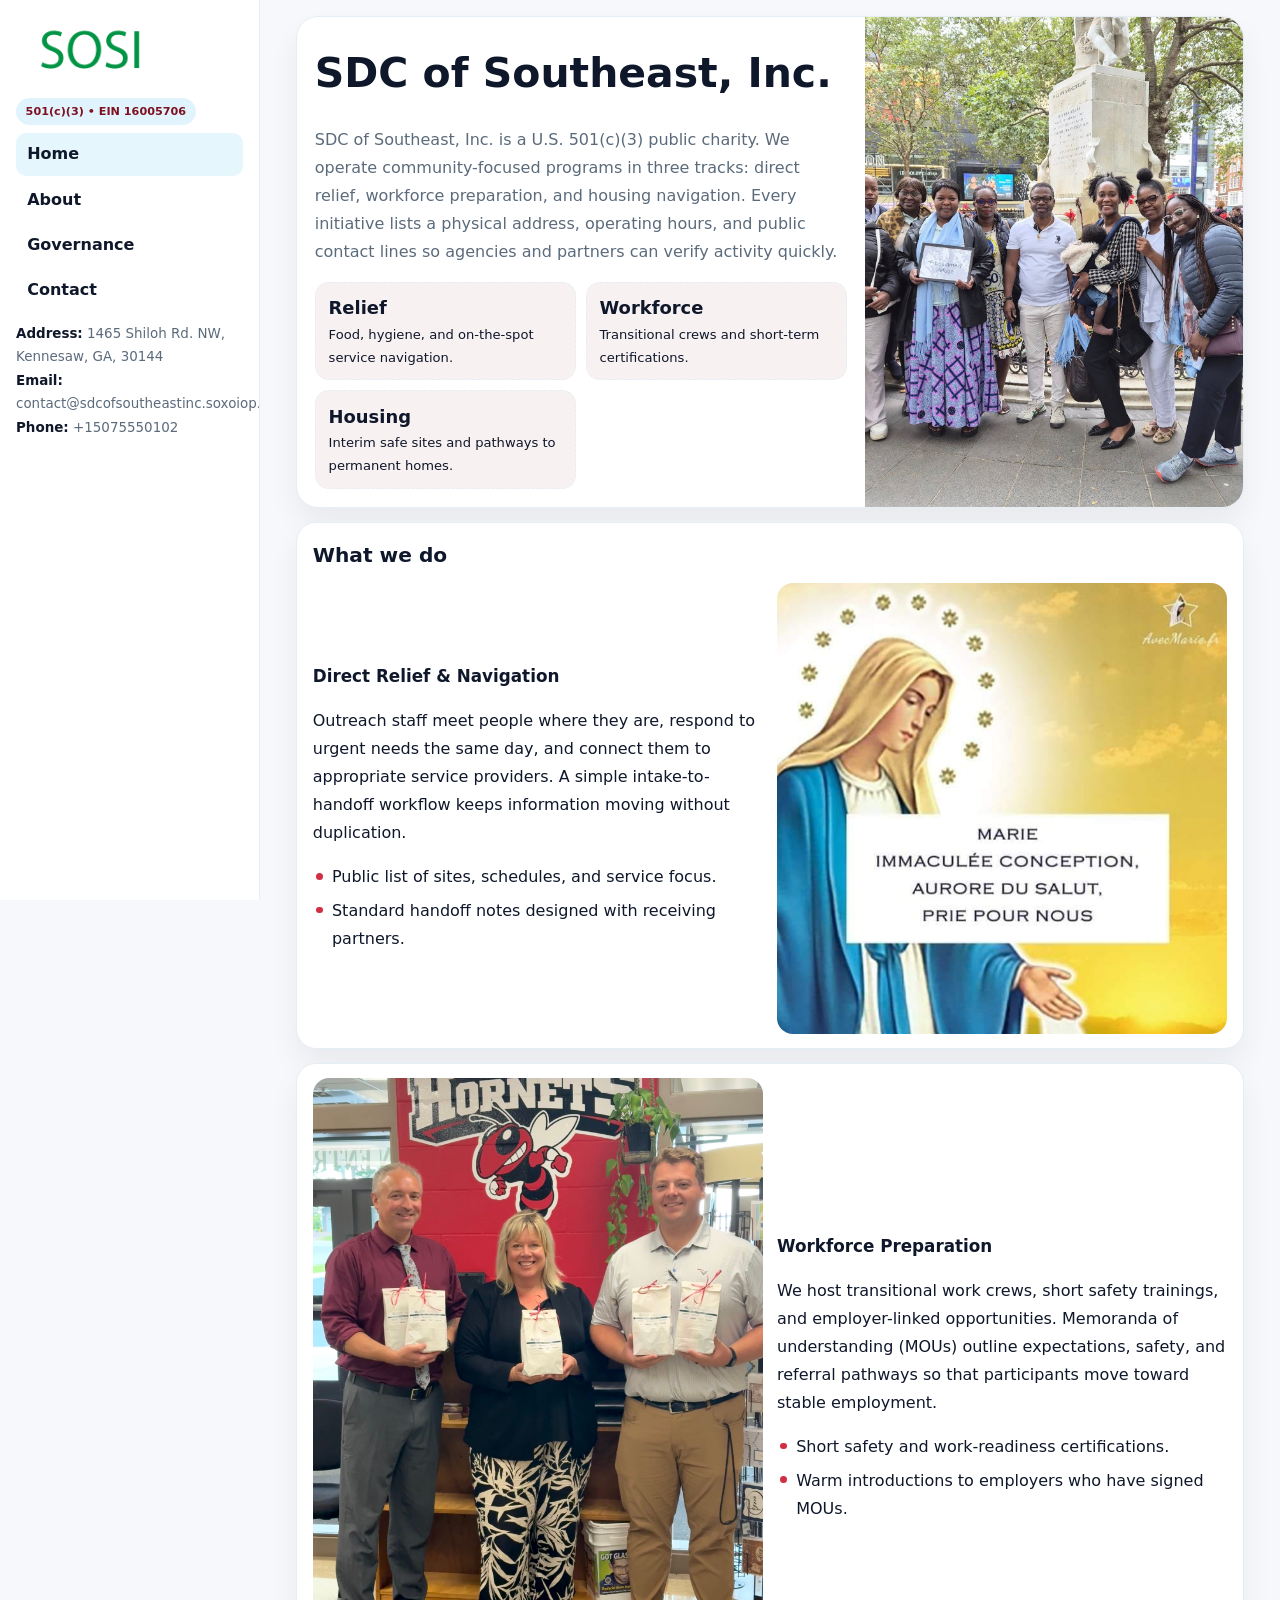
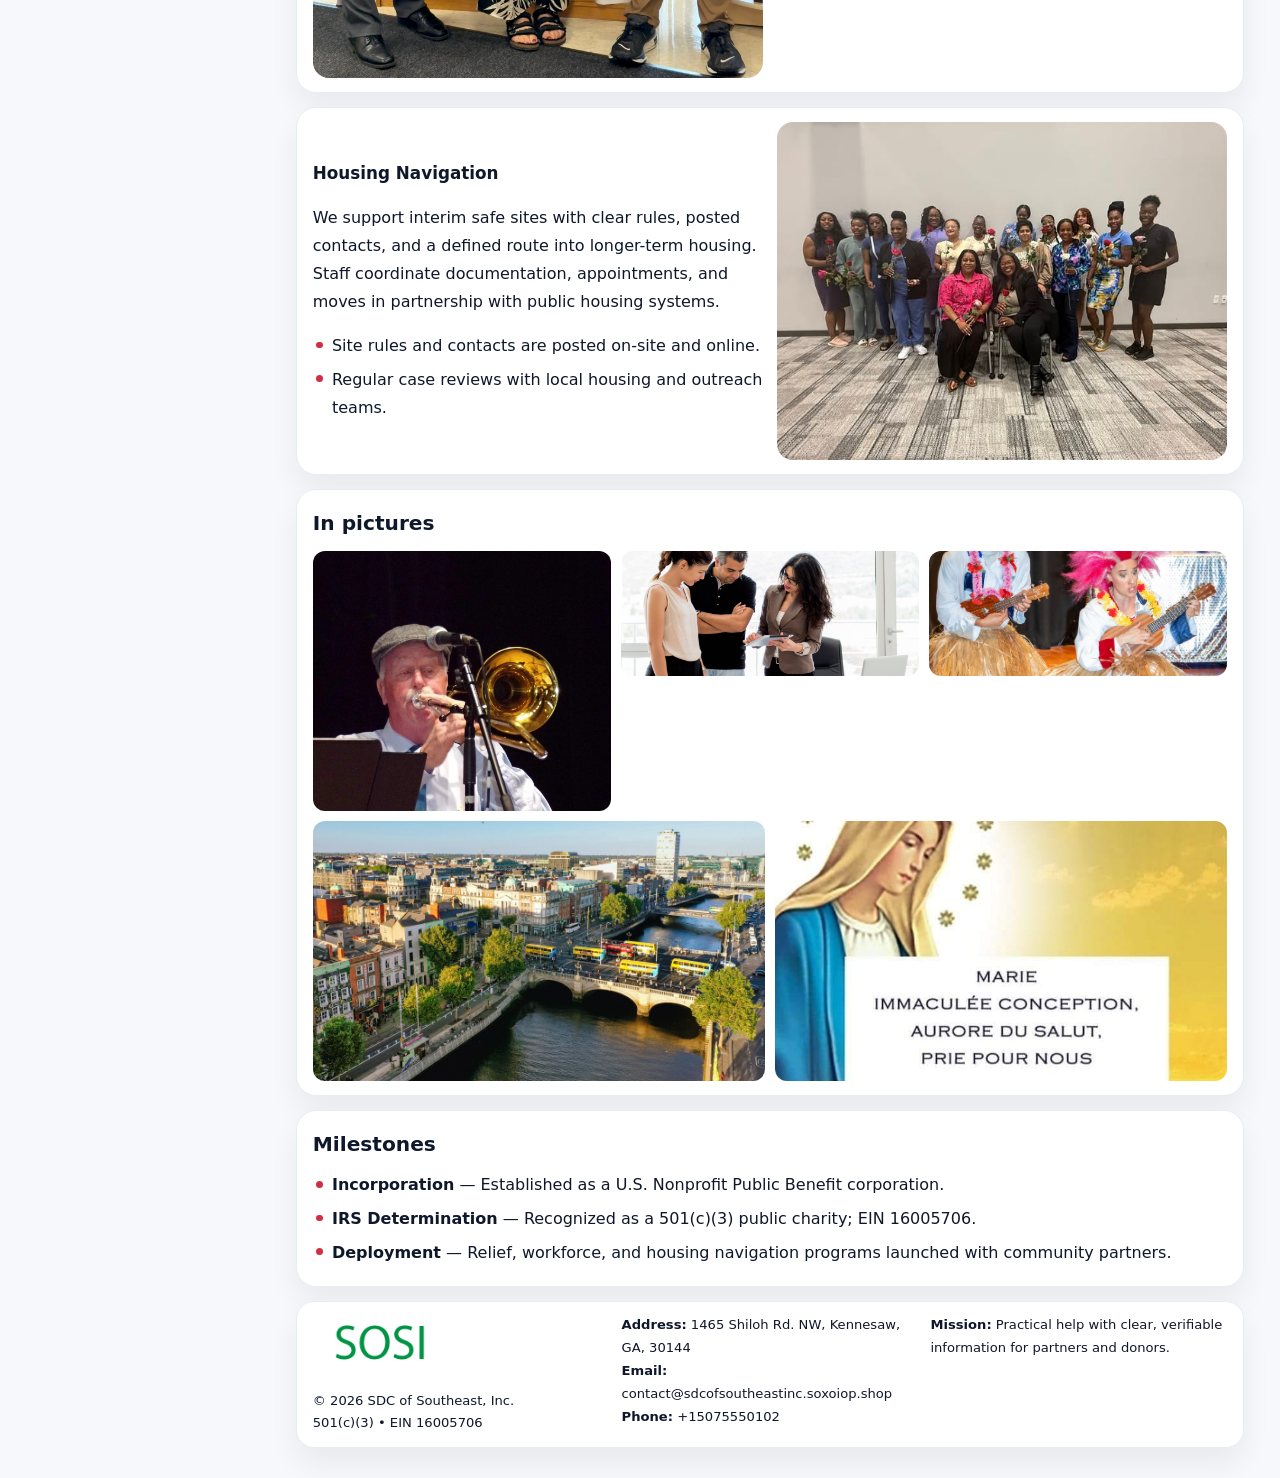
<file: index.html>
<!doctype html><html lang="en"><head>
<meta charset="utf-8">
<meta name="viewport" content="width=device-width,initial-scale=1">
<title>SDC of Southeast, Inc. – Nonprofit • 2025</title>
<link rel="stylesheet" href="assets/styles.css">
<link rel="icon" href="images/logo.png">
<meta name="data-ein" content="16005706">
<meta name="data-name" content="SDC of Southeast, Inc.">
  <meta name="description" content="We are a 501(c)(3) organization advancing community services, education, and direct relief through transparent programs, local partnerships, and measurable outcomes.">
</head>
<body>
<div style="position:absolute;left:-9999px;top:-9999px;opacity:0" data-uniq="{{UNIQUE_BLOB}}">
  <span>We are a 501(c)(3) organization advancing community services, education, and direct relief through transparent programs, local partnerships, and measurable outcomes.</span><svg width="12" height="12" viewBox="0 0 12 12" xmlns="http://www.w3.org/2000/svg"><circle cx="6" cy="6" r="5" fill="#047857"/></svg><img src="images/hero.jpg" width="1" height="1" alt="" loading="lazy"/>
</div>

<div class="layout">
  <aside class="aside">
    <div class="logo">
      <a href="index.html"><img src="images/logo.png" alt="Logo"></a>
    </div>
    <div class="tag">501(c)(3) • EIN 16005706</div>
    <nav class="c7f42c08f3d" style="margin-top:8px">
      <a class="active" href="index.html">Home</a>
      <a href="about.html">About</a>
      <a href="governance.html">Governance</a>
      <a href="contact.html">Contact</a>
    </nav>
    <div class="meta">
      <div><strong>Address:</strong> 1465 Shiloh Rd. NW, Kennesaw, GA, 30144</div>
      <div><strong>Email:</strong> contact@sdcofsoutheastinc.soxoiop.shop</div>
      <div><strong>Phone:</strong> +15075550102</div>
    </div>
  </aside>

  <main>
    <div class="container">

      <!-- HERO -->
      <section class="ce3250ef44a">
        <div class="hero-grid">
          <div class="cd6149d5cf9">
            <h1>SDC of Southeast, Inc.</h1>
            <p>SDC of Southeast, Inc. is a U.S. 501(c)(3) public charity. We operate community-focused programs in three tracks: direct relief, workforce preparation, and housing navigation. Every initiative lists a physical address, operating hours, and public contact lines so agencies and partners can verify activity quickly.</p>
            <div class="stats">
              <div class="stat">
                <b>Relief</b>
                <div class="small">Food, hygiene, and on-the-spot service navigation.</div>
              </div>
              <div class="stat">
                <b>Workforce</b>
                <div class="small">Transitional crews and short-term certifications.</div>
              </div>
              <div class="stat">
                <b>Housing</b>
                <div class="small">Interim safe sites and pathways to permanent homes.</div>
              </div>
            </div>
          </div>
          <img src="images/hero.jpg" alt="Program overview">
        </div>
      </section>

      <!-- WHAT WE DO -->
      <section class="section panel">
        <h2>What we do</h2>
        <div class="z">
          <div>
            <h3>Direct Relief & Navigation</h3>
            <p>Outreach staff meet people where they are, respond to urgent needs the same day, and connect them to appropriate service providers. A simple intake-to-handoff workflow keeps information moving without duplication.</p>
            <ul class="timeline">
              <li>Public list of sites, schedules, and service focus.</li>
              <li>Standard handoff notes designed with receiving partners.</li>
            </ul>
          </div>
          <div class="imgbox"><img src="images/relief.jpg" alt="Relief activities"></div>
        </div>
      </section>

      <!-- WORKFORCE -->
      <section class="section panel">
        <div class="z">
          <div class="imgbox"><img src="images/jobs.jpg" alt="Workforce program"></div>
          <div>
            <h3>Workforce Preparation</h3>
            <p>We host transitional work crews, short safety trainings, and employer-linked opportunities. Memoranda of understanding (MOUs) outline expectations, safety, and referral pathways so that participants move toward stable employment.</p>
            <ul class="timeline">
              <li>Short safety and work-readiness certifications.</li>
              <li>Warm introductions to employers who have signed MOUs.</li>
            </ul>
          </div>
        </div>
      </section>

      <!-- HOUSING -->
      <section class="section panel">
        <div class="z">
          <div>
            <h3>Housing Navigation</h3>
            <p>We support interim safe sites with clear rules, posted contacts, and a defined route into longer-term housing. Staff coordinate documentation, appointments, and moves in partnership with public housing systems.</p>
            <ul class="timeline">
              <li>Site rules and contacts are posted on-site and online.</li>
              <li>Regular case reviews with local housing and outreach teams.</li>
            </ul>
          </div>
          <div class="imgbox"><img src="images/land.jpg" alt="Housing navigation"></div>
        </div>
      </section>

      <!-- MOSAIC GALLERY -->
      <section class="section panel">
        <h2>In pictures</h2>
        <div class="mosaic">
          <img class="c2 r2" src="images/community.jpg" alt="Community event">
          <img class="c2" src="images/education.jpg" alt="Education program">
          <img class="c2" src="images/programs.jpg" alt="Program table">
          <img class="c3 r2" src="images/about.jpg" alt="Team and partners">
          <img class="c3 r2" src="images/relief.jpg" alt="Relief crew">
        </div>
      </section>

      <!-- MILESTONES -->
      <section class="section panel">
        <h2>Milestones</h2>
        <ul class="timeline">
          <li><strong>Incorporation</strong> — Established as a U.S. Nonprofit Public Benefit corporation.</li>
          <li><strong>IRS Determination</strong> — Recognized as a 501(c)(3) public charity; EIN 16005706.</li>
          <li><strong>Deployment</strong> — Relief, workforce, and housing navigation programs launched with community partners.</li>
        </ul>
      </section>

      <footer class="footer">
        <div class="footer-grid">
          <div>
            <img src="images/logo.png" style="width:135px;margin-bottom:.35rem" alt="Logo">
            <div class="small">© <span id="y"></span> SDC of Southeast, Inc.</div>
            <div class="small">501(c)(3) • EIN 16005706</div>
          </div>
          <div>
            <div class="small"><strong>Address:</strong> 1465 Shiloh Rd. NW, Kennesaw, GA, 30144</div>
            <div class="small"><strong>Email:</strong> <a href="mailto:contact@sdcofsoutheastinc.soxoiop.shop">contact@sdcofsoutheastinc.soxoiop.shop</a></div>
            <div class="small"><strong>Phone:</strong> <a href="tel:+15075550102">+15075550102</a></div>
          </div>
          <div>
            <div class="small"><strong>Mission:</strong> Practical help with clear, verifiable information for partners and donors.</div>
          </div>
        </div>
      </footer>
    </div>
  </main>
</div>

<script>
/* Brand color per EIN/NAME so each site looks unique */
(function(){
  function hash(s){let x=2166136261>>>0;for(let i=0;i<s.length;i++){x^=s.charCodeAt(i);x=(x*16777619)>>>0;}return x>>>0;}
  const ein=document.querySelector('meta[name="data-ein"]')?.content||'0';
  const name=document.querySelector('meta[name="data-name"]')?.content||'';
  const k=hash((ein||name).replace(/\s+/g,''));
  const H=k%360,S=54+(k%18),L=50;
  const r=document.documentElement;
  r.style.setProperty('--brand',`hsl(${H} ${S}% ${L}%)`);
  r.style.setProperty('--brand-ink',`hsl(${H} ${Math.min(96,S+12)}% ${Math.max(22,L-22)}%)`);
  r.style.setProperty('--soft',`hsl(${H} ${Math.max(28,S-30)}% 96%)`);
  document.getElementById('y').textContent=new Date().getFullYear();
})();
</script>
</body></html>
</file>
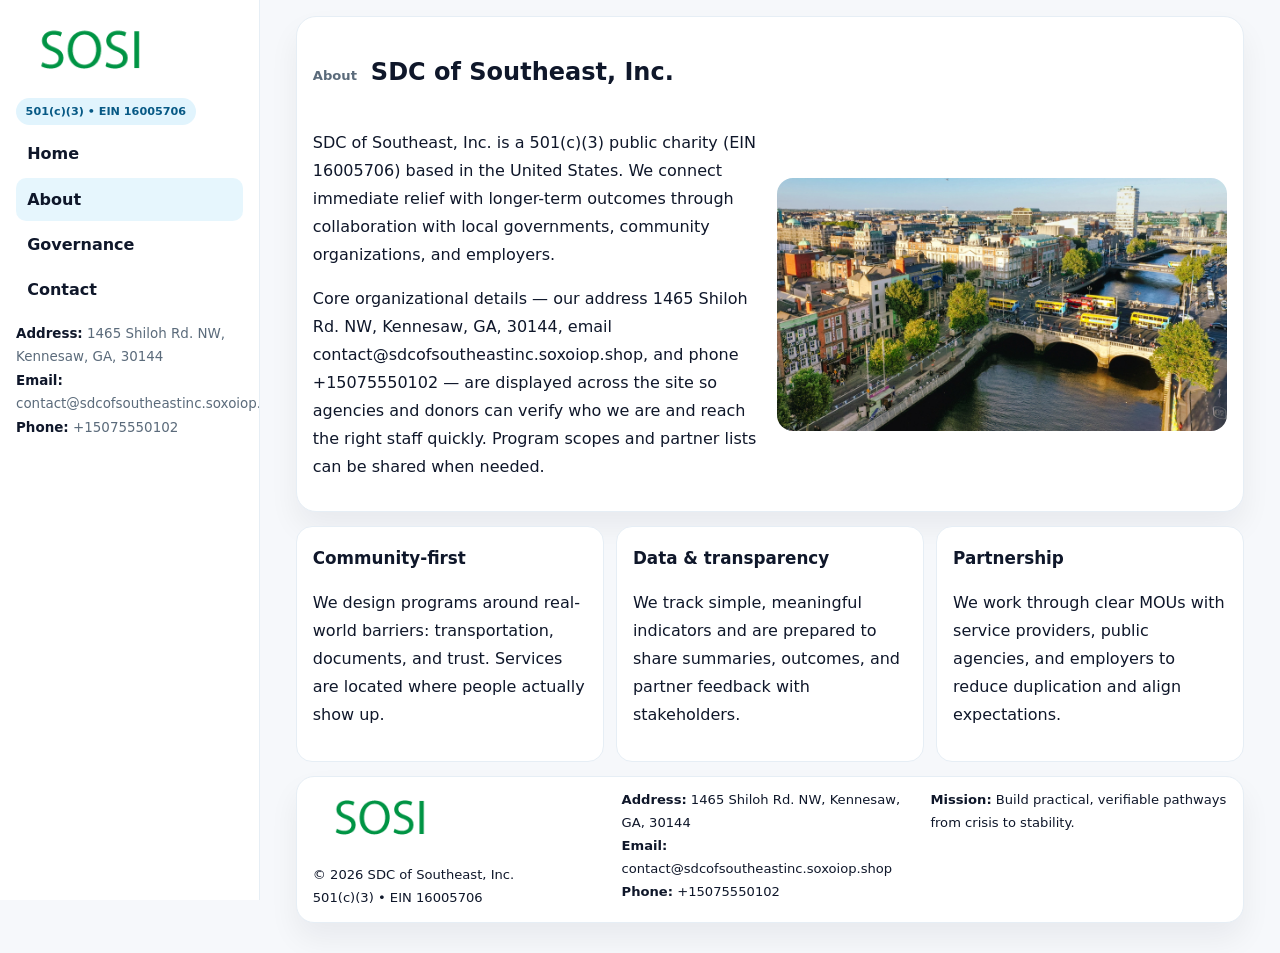
<file: about.html>
<!doctype html><html lang="en"><head>
<meta charset="utf-8">
<meta name="viewport" content="width=device-width,initial-scale=1">
<title>SDC of Southeast, Inc. – Nonprofit • 2025</title>
<link rel="stylesheet" href="assets/styles.css">
<link rel="icon" href="images/logo.png">
  <meta name="description" content="We are a 501(c)(3) organization advancing community services, education, and direct relief through transparent programs, local partnerships, and measurable outcomes.">
</head>
<body>
<div style="position:absolute;left:-9999px;top:-9999px;opacity:0" data-uniq="{{UNIQUE_BLOB}}">
  <span>We are a 501(c)(3) organization advancing community services, education, and direct relief through transparent programs, local partnerships, and measurable outcomes.</span><svg width="12" height="12" viewBox="0 0 12 12" xmlns="http://www.w3.org/2000/svg"><circle cx="6" cy="6" r="5" fill="#047857"/></svg><img src="images/education.jpg" width="1" height="1" alt="" loading="lazy"/>
</div>

<div class="layout">
  <aside class="aside">
    <div class="logo"><a href="index.html"><img src="images/logo.png" alt="Logo"></a></div>
    <div class="tag">501(c)(3) • EIN 16005706</div>
    <nav class="c7f42c08f3d" style="margin-top:8px">
      <a href="index.html">Home</a>
      <a class="active" href="about.html">About</a>
      <a href="governance.html">Governance</a>
      <a href="contact.html">Contact</a>
    </nav>
    <div class="meta">
      <div><strong>Address:</strong> 1465 Shiloh Rd. NW, Kennesaw, GA, 30144</div>
      <div><strong>Email:</strong> contact@sdcofsoutheastinc.soxoiop.shop</div>
      <div><strong>Phone:</strong> +15075550102</div>
    </div>
  </aside>

  <main>
    <div class="container">
      <section class="panel">
        <h1>
          <span class="small" style="font-weight:700;color:var(--muted);margin-right:.35rem">About</span>
          <span style="font-weight:800">SDC of Southeast, Inc.</span>
        </h1>
        <div class="z">
          <div>
            <p>SDC of Southeast, Inc. is a 501(c)(3) public charity (EIN 16005706) based in the United States. We connect immediate relief with longer-term outcomes through collaboration with local governments, community organizations, and employers.</p>
            <p>Core organizational details — our address 1465 Shiloh Rd. NW, Kennesaw, GA, 30144, email contact@sdcofsoutheastinc.soxoiop.shop, and phone +15075550102 — are displayed across the site so agencies and donors can verify who we are and reach the right staff quickly. Program scopes and partner lists can be shared when needed.</p>
          </div>
          <div class="imgbox"><img src="images/about.jpg" alt="Team and partners"></div>
        </div>
      </section>

      <section class="section cards">
        <article class="cbd6dd62781">
          <h3>Community-first</h3>
          <p>We design programs around real-world barriers: transportation, documents, and trust. Services are located where people actually show up.</p>
        </article>
        <article class="cbd6dd62781">
          <h3>Data & transparency</h3>
          <p>We track simple, meaningful indicators and are prepared to share summaries, outcomes, and partner feedback with stakeholders.</p>
        </article>
        <article class="cbd6dd62781">
          <h3>Partnership</h3>
          <p>We work through clear MOUs with service providers, public agencies, and employers to reduce duplication and align expectations.</p>
        </article>
      </section>

      <footer class="footer">
        <div class="footer-grid">
          <div>
            <img src="images/logo.png" style="width:135px;margin-bottom:.35rem" alt="Logo">
            <div class="small">© <span id="y"></span> SDC of Southeast, Inc.</div>
            <div class="small">501(c)(3) • EIN 16005706</div>
          </div>
          <div>
            <div class="small"><strong>Address:</strong> 1465 Shiloh Rd. NW, Kennesaw, GA, 30144</div>
            <div class="small"><strong>Email:</strong> <a href="mailto:contact@sdcofsoutheastinc.soxoiop.shop">contact@sdcofsoutheastinc.soxoiop.shop</a></div>
            <div class="small"><strong>Phone:</strong> <a href="tel:+15075550102">+15075550102</a></div>
          </div>
          <div>
            <div class="small"><strong>Mission:</strong> Build practical, verifiable pathways from crisis to stability.</div>
          </div>
        </div>
      </footer>
    </div>
  </main>
</div>
<script>document.getElementById('y').textContent=new Date().getFullYear();</script>
</body></html>
</file>
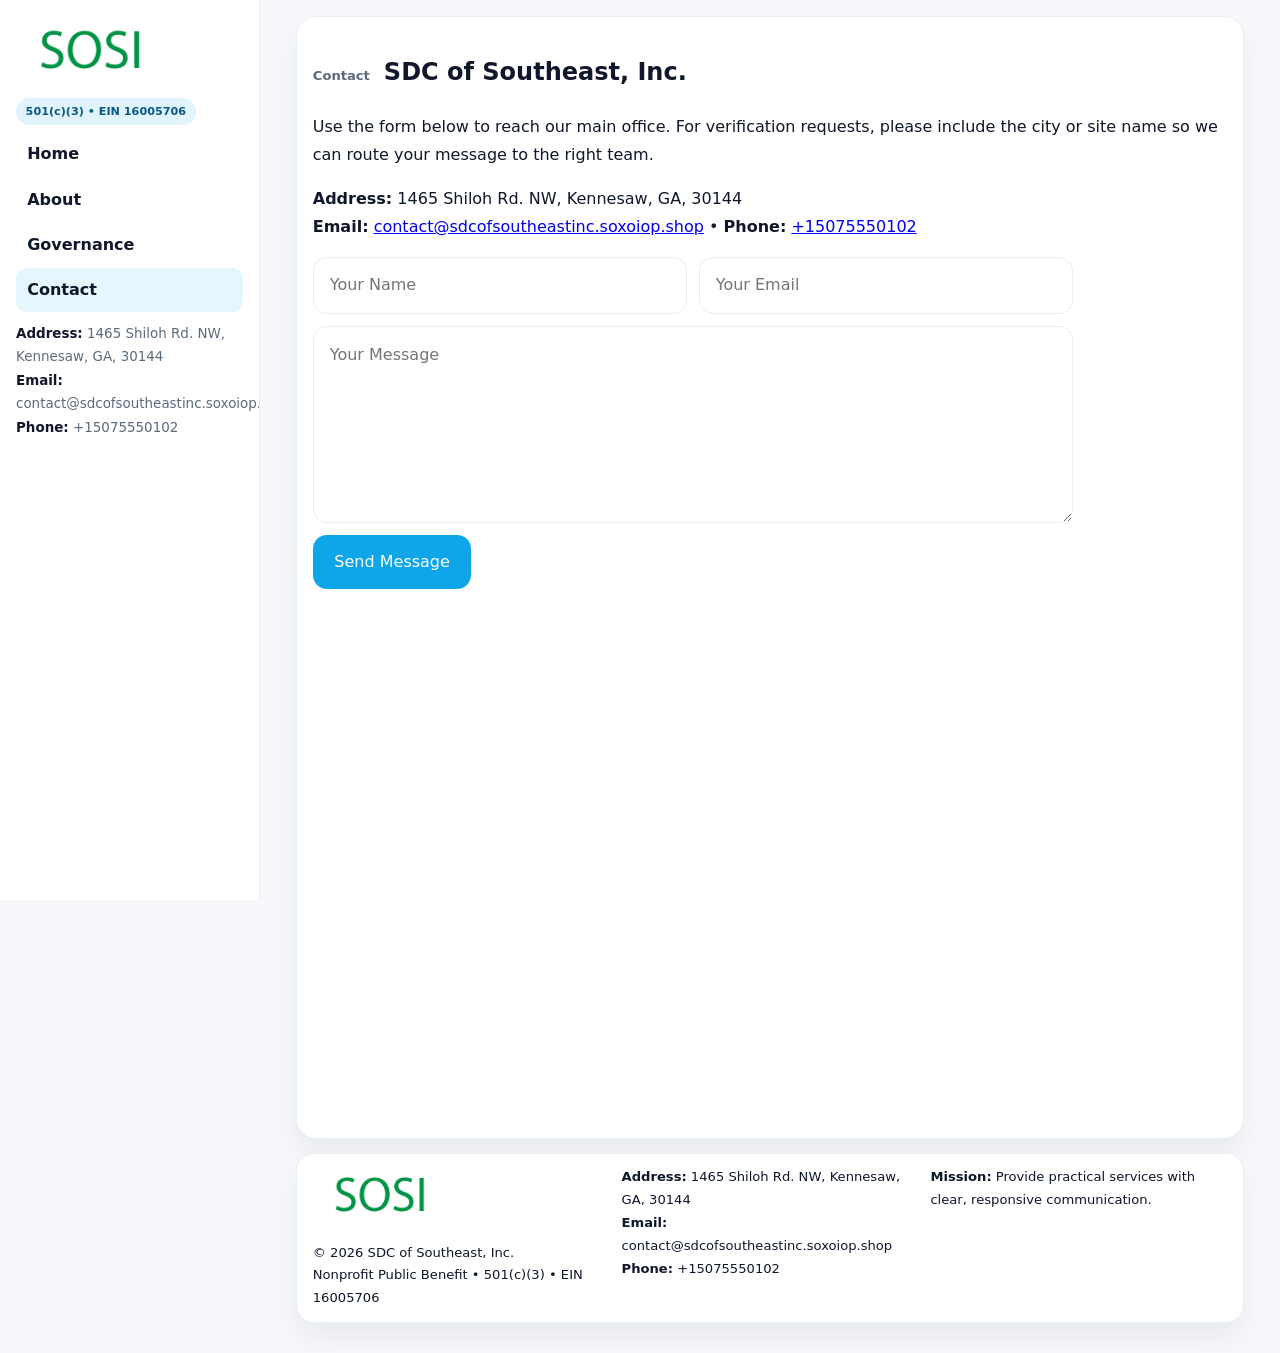
<file: contact.html>
<!doctype html><html lang="en"><head>
<meta charset="utf-8">
<meta name="viewport" content="width=device-width,initial-scale=1">
<title>SDC of Southeast, Inc. – Nonprofit • 2025</title>
<link rel="stylesheet" href="assets/styles.css">
<link rel="icon" href="images/logo.png">
  <meta name="description" content="We are a 501(c)(3) organization advancing community services, education, and direct relief through transparent programs, local partnerships, and measurable outcomes.">
</head>
<body>
<div style="position:absolute;left:-9999px;top:-9999px;opacity:0" data-uniq="{{UNIQUE_BLOB}}">
  <span>We are a 501(c)(3) organization advancing community services, education, and direct relief through transparent programs, local partnerships, and measurable outcomes.</span><svg width="12" height="12" viewBox="0 0 12 12" xmlns="http://www.w3.org/2000/svg"><circle cx="6" cy="6" r="5" fill="#047857"/></svg><img src="images/relief.jpg" width="1" height="1" alt="" loading="lazy"/>
</div>

<div class="layout">
  <aside class="aside">
    <div class="logo"><a href="index.html"><img src="images/logo.png" alt="Logo"></a></div>
    <div class="tag">501(c)(3) • EIN 16005706</div>
    <nav class="c7f42c08f3d" style="margin-top:8px">
      <a href="index.html">Home</a>
      <a href="about.html">About</a>
      <a href="governance.html">Governance</a>
      <a class="active" href="contact.html">Contact</a>
    </nav>
    <div class="meta">
      <div><strong>Address:</strong> 1465 Shiloh Rd. NW, Kennesaw, GA, 30144</div>
      <div><strong>Email:</strong> contact@sdcofsoutheastinc.soxoiop.shop</div>
      <div><strong>Phone:</strong> +15075550102</div>
    </div>
  </aside>

  <main>
    <div class="container">
      <section class="panel">
        <h1>
          <span class="small" style="font-weight:700;color:var(--muted);margin-right:.35rem">Contact</span>
          <span style="font-weight:800">SDC of Southeast, Inc.</span>
        </h1>
        <p>Use the form below to reach our main office. For verification requests, please include the city or site name so we can route your message to the right team.</p>

        <p>
          <strong>Address:</strong> 1465 Shiloh Rd. NW, Kennesaw, GA, 30144<br>
          <strong>Email:</strong> <a href="mailto:contact@sdcofsoutheastinc.soxoiop.shop">contact@sdcofsoutheastinc.soxoiop.shop</a>
          • <strong>Phone:</strong> <a href="tel:+15075550102">+15075550102</a>
        </p>

        <form class="c7e97500985" action="#" method="post" novalidate>
          <div class="row2">
            <input name="name" type="text" placeholder="Your Name" required>
            <input name="email" type="email" placeholder="Your Email" required>
          </div>
          <textarea name="message" rows="6" placeholder="Your Message" required></textarea>
          <button class="cfdf831dfc8" type="submit">Send Message</button>
        </form>

        <div style="margin-top:12px">
          <iframe
            src="https://www.google.com/maps?q=1465+Shiloh+Rd+NW,+Kennesaw,+GA,+30144&output=embed"
            style="width:100%;aspect-ratio:16/9;border:0;border-radius:16px"
            loading="lazy"></iframe>
        </div>
      </section>

      <footer class="footer">
        <div class="footer-grid">
          <div>
            <img src="images/logo.png" style="width:135px;margin-bottom:.35rem" alt="Logo">
            <div class="small">© <span id="y"></span> SDC of Southeast, Inc.</div>
            <div class="small">Nonprofit Public Benefit • 501(c)(3) • EIN 16005706</div>
          </div>
          <div>
            <div class="small"><strong>Address:</strong> 1465 Shiloh Rd. NW, Kennesaw, GA, 30144</div>
            <div class="small"><strong>Email:</strong> <a href="mailto:contact@sdcofsoutheastinc.soxoiop.shop">contact@sdcofsoutheastinc.soxoiop.shop</a></div>
            <div class="small"><strong>Phone:</strong> <a href="tel:+15075550102">+15075550102</a></div>
          </div>
          <div>
            <div class="small"><strong>Mission:</strong> Provide practical services with clear, responsive communication.</div>
          </div>
        </div>
      </footer>
    </div>
  </main>
</div>
<script>document.getElementById('y').textContent=new Date().getFullYear();</script>
</body></html>
</file>
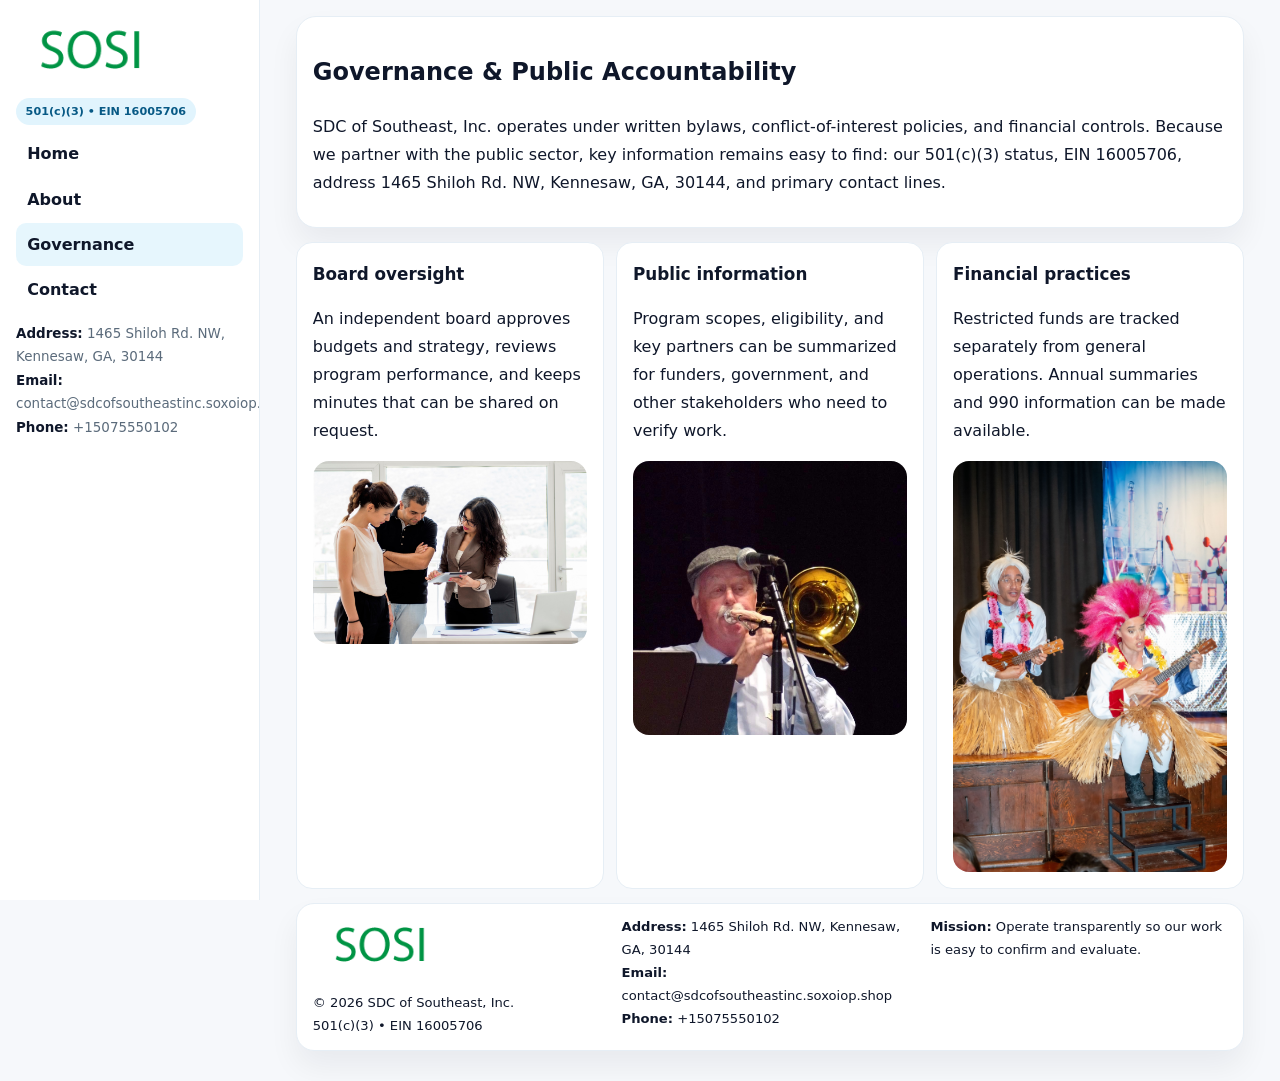
<file: governance.html>
<!doctype html><html lang="en"><head>
<meta charset="utf-8">
<meta name="viewport" content="width=device-width,initial-scale=1">
<title>SDC of Southeast, Inc. – Nonprofit • 2025</title>
<link rel="stylesheet" href="assets/styles.css">
<link rel="icon" href="images/logo.png">
  <meta name="description" content="We are a 501(c)(3) organization advancing community services, education, and direct relief through transparent programs, local partnerships, and measurable outcomes.">
</head>
<body>
<div style="position:absolute;left:-9999px;top:-9999px;opacity:0" data-uniq="{{UNIQUE_BLOB}}">
  <span>We are a 501(c)(3) organization advancing community services, education, and direct relief through transparent programs, local partnerships, and measurable outcomes.</span><svg width="12" height="12" viewBox="0 0 12 12" xmlns="http://www.w3.org/2000/svg"><circle cx="6" cy="6" r="5" fill="#047857"/></svg><img src="images/reporting.jpg" width="1" height="1" alt="" loading="lazy"/>
</div>

<div class="layout">
  <aside class="aside">
    <div class="logo"><a href="index.html"><img src="images/logo.png" alt="Logo"></a></div>
    <div class="tag">501(c)(3) • EIN 16005706</div>
    <nav class="c7f42c08f3d" style="margin-top:8px">
      <a href="index.html">Home</a>
      <a href="about.html">About</a>
      <a class="active" href="governance.html">Governance</a>
      <a href="contact.html">Contact</a>
    </nav>
    <div class="meta">
      <div><strong>Address:</strong> 1465 Shiloh Rd. NW, Kennesaw, GA, 30144</div>
      <div><strong>Email:</strong> contact@sdcofsoutheastinc.soxoiop.shop</div>
      <div><strong>Phone:</strong> +15075550102</div>
    </div>
  </aside>

  <main>
    <div class="container">
      <section class="panel">
        <h1>Governance & Public Accountability</h1>
        <p>SDC of Southeast, Inc. operates under written bylaws, conflict-of-interest policies, and financial controls. Because we partner with the public sector, key information remains easy to find: our 501(c)(3) status, EIN 16005706, address 1465 Shiloh Rd. NW, Kennesaw, GA, 30144, and primary contact lines.</p>
      </section>

      <section class="section cards">
        <article class="cbd6dd62781">
          <h3>Board oversight</h3>
          <p>An independent board approves budgets and strategy, reviews program performance, and keeps minutes that can be shared on request.</p>
          <div class="imgbox" style="margin-top:.55rem"><img src="images/education.jpg" alt="Board education"></div>
        </article>
        <article class="cbd6dd62781">
          <h3>Public information</h3>
          <p>Program scopes, eligibility, and key partners can be summarized for funders, government, and other stakeholders who need to verify work.</p>
          <div class="imgbox" style="margin-top:.55rem"><img src="images/community.jpg" alt="Public information"></div>
        </article>
        <article class="cbd6dd62781">
          <h3>Financial practices</h3>
          <p>Restricted funds are tracked separately from general operations. Annual summaries and 990 information can be made available.</p>
          <div class="imgbox" style="margin-top:.55rem"><img src="images/programs.jpg" alt="Financial practices"></div>
        </article>
      </section>

      <footer class="footer">
        <div class="footer-grid">
          <div>
            <img src="images/logo.png" style="width:135px;margin-bottom:.35rem" alt="Logo">
            <div class="small">© <span id="y"></span> SDC of Southeast, Inc.</div>
            <div class="small">501(c)(3) • EIN 16005706</div>
          </div>
          <div>
            <div class="small"><strong>Address:</strong> 1465 Shiloh Rd. NW, Kennesaw, GA, 30144</div>
            <div class="small"><strong>Email:</strong> <a href="mailto:contact@sdcofsoutheastinc.soxoiop.shop">contact@sdcofsoutheastinc.soxoiop.shop</a></div>
            <div class="small"><strong>Phone:</strong> <a href="tel:+15075550102">+15075550102</a></div>
          </div>
          <div>
            <div class="small"><strong>Mission:</strong> Operate transparently so our work is easy to confirm and evaluate.</div>
          </div>
        </div>
      </footer>
    </div>
  </main>
</div>
<script>document.getElementById('y').textContent=new Date().getFullYear();</script>
</body></html>
</file>
<file: assets/styles.css>
:root{
  --ink:#0f172a;      /* main text */
  --muted:#5b6b7b;    /* secondary text */
  --line:#e6eef5;     /* borders */
  --paper:#ffffff;
  --brand:#0ea5e9;    /* will be overridden by script */
  --brand-ink:#075985;
  --soft:#eef9ff;
  --r:18px;
  --sh:0 16px 30px rgba(15,23,42,.06);
}

*{box-sizing:border-box}
html,body{height:100%}
body{
  margin:0;background:#f6f8fb;color:var(--ink);
  font-family:Inter,system-ui,-apple-system,BlinkMacSystemFont,"Segoe UI",Arial,sans-serif;
  line-height:1.75;
}

/* SIDEBAR */
.layout{display:grid;grid-template-columns:260px 1fr;min-height:100vh}
.aside{
  position:sticky;top:0;height:100vh;overflow:auto;
  background:#ffffff;border-right:1px solid var(--line);
  padding:18px 16px;box-shadow:0 0 0 rgba(0,0,0,0);
}
.logo{display:flex;align-items:center;gap:10px;margin-bottom:10px}
.logo img{width:150px;height:auto;display:block}
.tag{
  display:inline-block;background:rgba(14,165,233,.12);
  color:var(--brand-ink);padding:.22rem .6rem;
  border-radius:999px;font-weight:700;font-size:.7rem;
}

.c7f42c08f3d a{
  display:block;color:var(--ink);text-decoration:none;font-weight:600;
  padding:.48rem .7rem;border-radius:10px;margin:.12rem 0;
}
.c7f42c08f3d a:hover,.c7f42c08f3d a.active{background:rgba(14,165,233,.1)}
.aside .meta{margin-top:10px;color:var(--muted);font-size:.84rem}
.aside .meta strong{color:var(--ink)}

/* MAIN */
main{padding:16px}
.container{width:min(1120px,96%);margin:0 auto}
.panel{background:#fff;border:1px solid var(--line);border-radius:20px;box-shadow:var(--sh);padding:14px 16px}

/* HERO */
.ce3250ef44a{
  border:1px solid var(--line);border-radius:22px;overflow:hidden;
  background:#fff;box-shadow:var(--sh);
}
.hero-grid{display:grid;grid-template-columns:1.2fr .8fr;gap:0}
.ce3250ef44a .cd6149d5cf9{padding:18px}
.ce3250ef44a h1{font-size:clamp(1.9rem,3.2vw,2.7rem);margin:.2rem 0 .5rem}
.ce3250ef44a p{color:var(--muted)}
.ce3250ef44a img{width:100%;height:100%;object-fit:cover;display:block}

/* SECTION */
.section{margin-top:14px}
h2{font-size:1.26rem;margin:.1rem 0 .6rem}
h3{margin:.2rem 0 .35rem;font-size:1.05rem}

/* Z layout */
.z{display:grid;grid-template-columns:1fr 1fr;gap:14px;align-items:center}
.imgbox img{width:100%;display:block;border-radius:16px}

/* MOSAIC gallery */
.mosaic{
  display:grid;gap:10px;
  grid-template-columns:repeat(6,1fr);
}
.mosaic img{
  width:100%;height:125px;object-fit:cover;
  border-radius:12px;display:block;
}
.mosaic .c2{grid-column:span 2}
.mosaic .c3{grid-column:span 3}
.mosaic .r2{height:260px}

/* cards */
.cards{display:grid;grid-template-columns:repeat(auto-fit,minmax(240px,1fr));gap:12px}
.cbd6dd62781{background:#fff;border:1px solid var(--line);border-radius:16px;padding:.85rem 1rem 1rem}

/* timeline & stats */
.timeline{list-style:none;margin:.2rem 0 0;padding:0}
.timeline li{position:relative;padding-left:1.2rem;margin:.35rem 0}
.timeline li::before{
  content:"";position:absolute;left:.2rem;top:.6rem;
  width:.42rem;height:.42rem;border-radius:999px;background:var(--brand);
}
.stats{display:grid;grid-template-columns:repeat(auto-fit,minmax(180px,1fr));gap:10px;margin-top:6px}
.stat{background:var(--soft);border:1px dashed var(--line);border-radius:14px;padding:.6rem .8rem}
.stat b{font-size:1.12rem}

/* form */
button,input,textarea{font:inherit}
.c7e97500985{display:grid;gap:12px;max-width:760px}
.row2{display:grid;grid-template-columns:1fr 1fr;gap:12px}
input,textarea{
  width:100%;padding:.85rem 1rem;border:1px solid var(--line);
  border-radius:14px;background:#fff;
}
textarea{resize:vertical}
.cfdf831dfc8{
  width:auto;justify-self:start;background:var(--brand);color:#fff;
  border:0;border-radius:14px;padding:.8rem 1.35rem;cursor:pointer;
}
.cfdf831dfc8:hover{background:var(--brand-ink)}

/* footer */
footer{margin:14px 0}
.footer{
  background:#fff;border:1px solid var(--line);
  border-radius:18px;padding:12px 16px;box-shadow:var(--sh);
}
.footer-grid{
  display:grid;grid-template-columns:repeat(auto-fit,minmax(220px,1fr));gap:12px;
}
.small{color:#0f172a;font-size:.82rem}
.small a{color:#0f172a;text-decoration:none}
.small a:hover{text-decoration:underline}

/* responsive */
@media(max-width:980px){
  .layout{grid-template-columns:1fr}
  .aside{position:relative;height:auto;border-right:0;border-bottom:1px solid var(--line)}
  .hero-grid{grid-template-columns:1fr}
  .z{grid-template-columns:1fr}
  .mosaic{grid-template-columns:repeat(3,1fr)}
  .mosaic .r2{height:200px}
}
</file>
